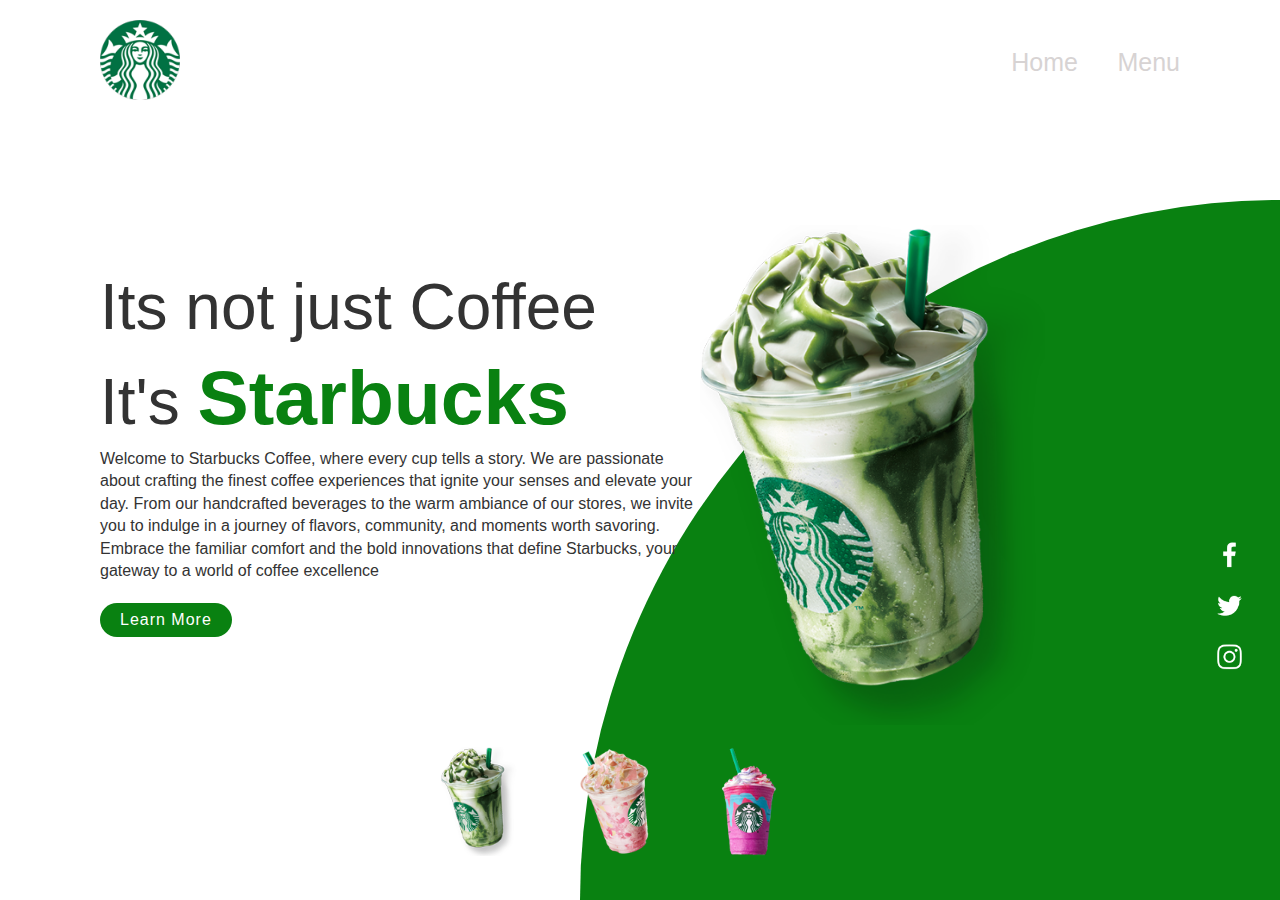
<file: index.html>
<!DOCTYPE html>
<html lang="en">

<head>
    <meta charset="UTF-8">
    <meta name="viewport" content="width=device-width, initial-scale=1.0">
    <title>Starbucks website Landing Page</title>
    <link rel="stylesheet" href="style.css">
</head>

<body>
    <section>
        <div class="circle"></div>
        <header><a href="#"><img src="imgs/logo.png" class="logo" alt=""></a>

            <nav class="navbar">
                <a href="#home" style="--i:1"class="active">Home</a>
                <a href="menu.html" style="--i:2">Menu</a>
            </nav>
        </header>

        <div class="content">
            <div class="textBox">
                <h2>Its not just Coffee <br> It's <span>Starbucks</span></h2>
                <p class="intro">
                    Welcome to Starbucks Coffee, where every cup tells a story. We are passionate about crafting the
                    finest coffee experiences that ignite your senses and elevate your day. From our handcrafted
                    beverages to the warm ambiance of our stores, we invite you to indulge in a journey of flavors,
                    community, and moments worth savoring. Embrace the familiar comfort and the bold innovations that
                    define Starbucks, your gateway to a world of coffee excellence
                </p>
                <a href="">Learn More</a>

            </div>
            <div class="imgBox">
                <img src="imgs/img1.png" class="Starbucks" alt="">
            </div>
        </div>

            <ul class="thumb">
                <li><img src="imgs/thumb1.png" onclick="imgSlider('imgs/img1.png'); changeCircleColor('#098111')" alt=""></li>
                <li><img src="imgs/thumb2.png" onclick="imgSlider('imgs/img2.png'); changeCircleColor('#eb7495')" alt=""></li>
                <li><img src="imgs/thumb3.png" onclick="imgSlider('imgs/img3.png'); changeCircleColor('#d752b1')" alt=""></li>
            </ul>
            <ul class="sci">
                <li><a href="https://www.facebook.com/Starbucks/" ><img src="imgs/facebook.png" alt=""></a></li>
                <li><a href="https://twitter.com/Starbucks"><img src="imgs/twitter.png" alt=""></a></li>
                <li><a href="https://www.instagram.com/starbucks/"><img src="imgs/instagram.png" alt=""></a></li>
            </ul>
    </section>

    <script type="text/javascript">
        function imgSlider(anything) {
            document.querySelector('.Starbucks').src = anything;
        }

        function changeCircleColor(color) {
            const circle = document.querySelector('.circle');
            circle.style.background = color;
        }
    </script>
</body>

</html>
</file>
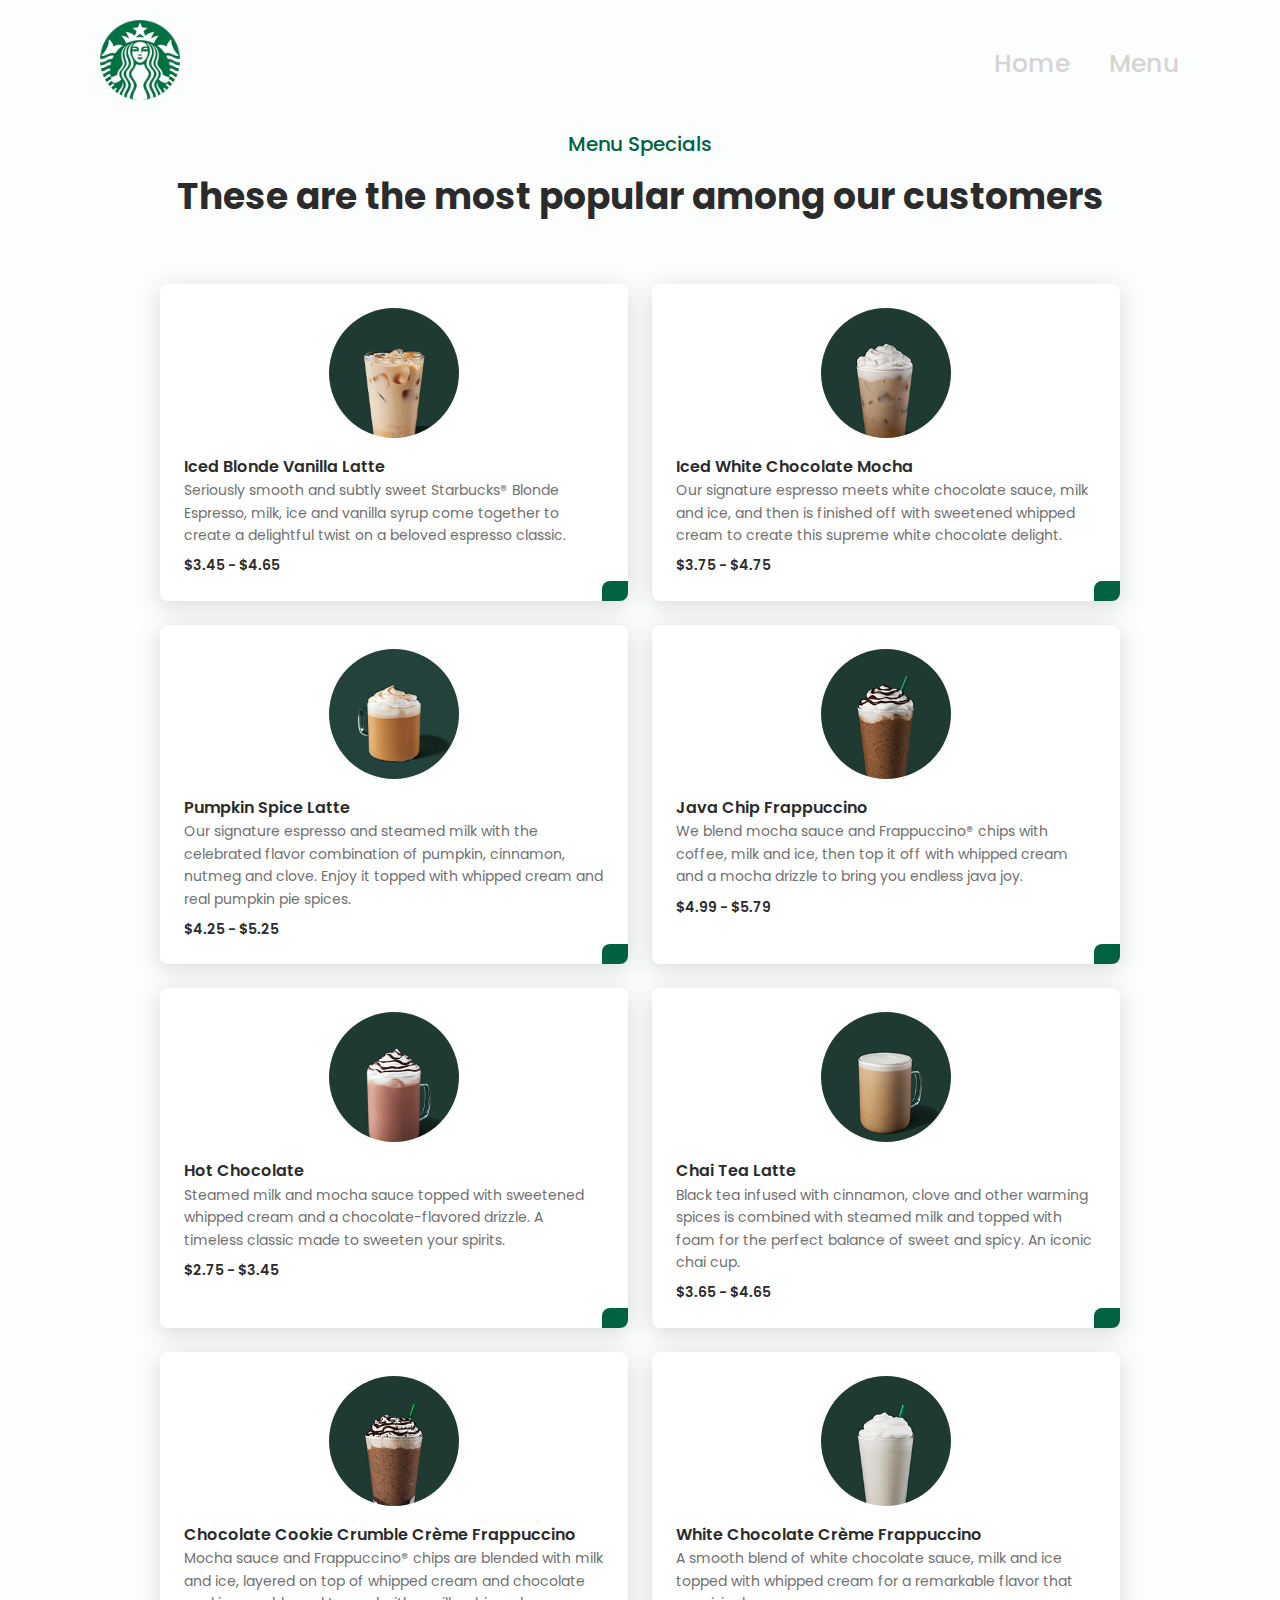
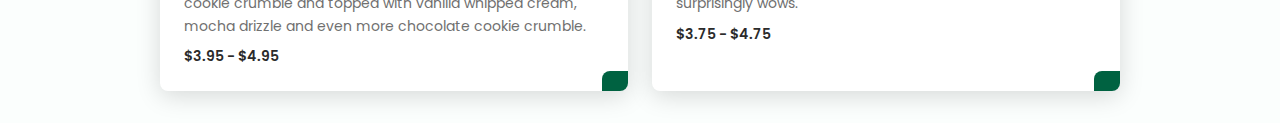
<file: menu.html>
<!DOCTYPE html>
<html lang="en">
<head>
    <meta charset="UTF-8">
    <meta name="viewport" content="width=device-width, initial-scale=1.0">
    <title>Menu</title>
    <link rel="stylesheet" href="menu.css">
    
</head>
<body>

    <header><a href="#"><img src="/imgs/logo.png" class="logo" alt=""></a>
        <nav class="navbar">
            <a href="#home" style="--i:1"class="active">Home</a>
            <a href="menu.html" style="--i:2">Menu</a>
        </nav>
    </header>
    <section class="menu section bd-container" id="menu">
        <span class="section-subtitle">Menu Specials</span>
        <h2 class="section-title">These are the most popular among our customers</h2>
        <div class="menu__container bd-grid">
            <div class="menu__content">
                <img src="imgs/b1.png" alt="" class="menu__img">
                <h3 class="menu__name">Iced Blonde Vanilla Latte</h3>
                <span class="menu__detail">Seriously smooth and subtly sweet Starbucks® Blonde Espresso, milk, ice and vanilla syrup come together to create a delightful twist on a beloved espresso classic.</span>
                <span class="menu__preci">$3.45 - $4.65</span>
                <a href="#" class="button menu__button"><i class='bx bxs-cart-add' ></i></a>
            </div>
            <div class="menu__content">
                <img src="imgs/b2.png" alt="" class="menu__img">
                <h3 class="menu__name">Iced White Chocolate Mocha</h3>
                <span class="menu__detail">Our signature espresso meets white chocolate sauce, milk and ice, and then is finished off with sweetened whipped cream to create this supreme white chocolate delight.</span>
                <span class="menu__preci">$3.75 - $4.75</span>
                <a href="#" class="button menu__button"><i class='bx bxs-cart-add' ></i></a>
            </div>
            <div class="menu__content">
                <img src="imgs/b3.png" alt="" class="menu__img">
                <h3 class="menu__name">Pumpkin Spice Latte</h3>
                <span class="menu__detail">Our signature espresso and steamed milk with the celebrated flavor combination of pumpkin, cinnamon, nutmeg and clove. Enjoy it topped with whipped cream and real pumpkin pie spices.</span>
                <span class="menu__preci">$4.25 - $5.25
                </span>
                <a href="#" class="button menu__button"><i class='bx bxs-cart-add' ></i></a>
            </div>
            <div class="menu__content">
                <img src="imgs/b4.png" alt="" class="menu__img">
                <h3 class="menu__name">Java Chip Frappuccino</h3>
                <span class="menu__detail">We blend mocha sauce and Frappuccino® chips with coffee, milk and ice, then top it off with whipped cream and a mocha drizzle to bring you endless java joy.</span>
                <span class="menu__preci">$4.99 - $5.79</span>
                <a href="#" class="button menu__button"><i class='bx bxs-cart-add' ></i></a>
            </div>
            <div class="menu__content">
                <img src="imgs/b5.png" alt="" class="menu__img">
                <h3 class="menu__name">Hot Chocolate</h3>
                <span class="menu__detail">Steamed milk and mocha sauce topped with sweetened whipped cream and a chocolate-flavored drizzle. A timeless classic made to sweeten your spirits.</span>
                <span class="menu__preci">$2.75 - $3.45</span>
                <a href="#" class="button menu__button"><i class='bx bxs-cart-add' ></i></a>
            </div>
            <div class="menu__content">
                <img src="imgs/b6.png" alt="" class="menu__img">
                <h3 class="menu__name">Chai Tea Latte</h3>
                <span class="menu__detail">Black tea infused with cinnamon, clove and other warming spices is combined with steamed milk and topped with foam for the perfect balance of sweet and spicy. An iconic chai cup.</span>
                <span class="menu__preci">$3.65 - $4.65</span>
                <a href="#" class="button menu__button"><i class='bx bxs-cart-add' ></i></a>
            </div>
            <div class="menu__content">
                <img src="imgs/b7.png" alt="" class="menu__img">
                <h3 class="menu__name">Chocolate Cookie Crumble Crème Frappuccino</h3>
                <span class="menu__detail">Mocha sauce and Frappuccino® chips are blended with milk and ice, layered on top of whipped cream and chocolate cookie crumble and topped with vanilla whipped cream, mocha drizzle and even more chocolate cookie crumble.</span>
                <span class="menu__preci">$3.95 - $4.95</span>
                <a href="#" class="button menu__button"><i class='bx bxs-cart-add' ></i></a>
            </div>
            <div class="menu__content">
                <img src="imgs/b8.png" alt="" class="menu__img">
                <h3 class="menu__name">White Chocolate Crème Frappuccino</h3>
                <span class="menu__detail">A smooth blend of white chocolate sauce, milk and ice topped with whipped cream for a remarkable flavor that surprisingly wows.</span>
                <span class="menu__preci">$3.75 - $4.75</span>
                <a href="#" class="button menu__button"><i class='bx bxs-cart-add' ></i></a>
            </div>
        </div>
    </section>
</body>
</html>
</file>
<file: style.css>
*{
    margin: 0;
    padding: 0;
    box-sizing: border-box;
    font-family: 'popppoins', sans-serif;
}

section {
    position: relative;
    width: 100%;
    min-height: 100vh;
    padding: 100px ;
    display: flex;
    justify-content: space-between;
    align-items: center;
    background: #fff;
}

 header{
    position: absolute;
    top: 0;
    left: 0;
    width: 100%;
    padding: 20px 100px;
    display: flex;
    justify-content: space-between;
    align-items: center;
 }

 header .logo{
    position: relative;
    max-width: 80px;

 }

 .navbar a{
    display: inline-block;
    font-size: 25px;
    color: #d7d3d3;
    text-decoration: none;
    font-weight: 500;
    margin-left: 35px;
    transition: 0.3s;
}
.navbar a:hover{
    color:rgb(14, 101, 71);
}
 .content{
    position: relative;
    width: 100%;
    display: flex;
    justify-content: space-between;
    align-items: center;

 }

 .content .textBox{
    position: relative;
    max-width: 600px;
 }

 .content .textBox h2{
    color: #333;
    font-size: 4em;
    line-height: 1.4em;
    font-weight: 500;
 }

 .content .textBox h2 span{
    color: #098111;
    font-size: 1.2em;
    font-weight: 900;
 }

 .content .textBox p{
    color: #333;
 }

 .content .textBox a{
    display: inline-block;
    margin-top: 20px;
    padding: 8px 20px ;
    background: #098111;
    color: #fff;
    border-radius: 40px;
    font-weight: 500;
    letter-spacing: 1px;
    text-decoration: none;
 }

 .content .imgBox{
    width: 500px;
    height: 500px;
    display: flex;
    justify-content: flex-start;
    padding-right: 50px;
    margin-top: 50px;
 }

 .conmtent .imgBox img{
    max-width: 340px;
 }

 .thumb{
    position: absolute;
    left: 48%;
    bottom: 40px;
    transform: translateX(-50%);
    display: flex;
 }

 .thumb li{
    list-style-type: none;
    display: inline-block;
    margin: 0 30px;
    cursor: pointer;
    transition: 0.5s;
 }

.thumb li:hover {
    transform: translateY(-15px);
}
 
 .thumb li img{
    max-width: 75px;
 }

 .sci{
    position: absolute;
    top: 50%;
    right: 30px;
    transform: translateY(50%);
    display: flex;
    justify-content: center;
    align-items: center;
    flex-direction: column;
 }

 .sci li{
    list-style: none;
 }

 .sci li a{
    display: inline-block;
    margin: 5px 0;
    transform: scale(0.6);
    filter: invert(1);
 }

 .circle{
    position: absolute;
    top: 0;
    left: 0;
    width: 100%;
    height: 100%;
    background: #098111;
    clip-path: circle(700px at right 900px);
 }

 .intro{
   line-height: 2.5vh;
 }
</file>
<file: menu.css>
@import url("https://fonts.googleapis.com/css2?family=Poppins:wght@400;500;600&display=swap");
::-webkit-scrollbar {
  width: 10px;
}
::-webkit-scrollbar-track {
  background: #A6A6A6;
}
::-webkit-scrollbar-thumb {
  background: #006241;
  border-radius: 12px;
  transition: all 1s ease;
}

:root {
  --header-height: 3.2rem;
  --first-color: #006241;
  --first-color-alt: #114232;
  --title-color: #2b2b2b;
  --text-color: #707070;
  --text-color-light: #A6A6A6;
  --body-color: #FBFEFD;
  --container-color: #FFFFFF;
  --field-color: #ececec;
  --body-font: 'Poppins', sans-serif;
  --biggest-font-size: 2.25rem;
  --h1-font-size: 1.5rem;
  --h2-font-size: 1.25rem;
  --h3-font-size: 1rem;
  --normal-font-size: .938rem;
  --small-font-size: .813rem;
  --smaller-font-size: .75rem;
  --font-medium: 500;
  --font-semi-bold: 600;
  --mb-1: .5rem;
  --mb-2: 1rem;
  --mb-3: 1.5rem;
  --mb-4: 2rem;
  --mb-5: 2.5rem;
  --mb-6: 3rem;
  --z-tooltip: 10;
  --z-fixed: 100;
}

@media screen and (min-width: 768px){
  :root{
    --biggest-font-size: 4rem;
    --h1-font-size: 2.25rem;
    --h2-font-size: 1.5rem;
    --h3-font-size: 1.25rem;
    --normal-font-size: 1rem;
    --small-font-size: .875rem;
    --smaller-font-size: .813rem;
  }
}

*,::before,::after{
  box-sizing: border-box;
}

html{
  scroll-behavior: smooth;
}

body.dark-theme{
  --title-color: #F1F3F2;
  --text-color: #C7D1CC;
  --body-color: #1D2521;
  --container-color: #27302C;
  --field-color: #214231;
}

.change-theme{
  position: absolute;
  right: 1rem;
  top: 1.8rem;
  color: var(--text-color);
  font-size: 1.5rem;
  cursor: pointer;
}

body{
  margin: var(--header-height) 0 0 0;
  font-family: var(--body-font);
  font-size: var(--normal-font-size);
  background-color: var(--body-color);
  color: var(--text-color);
  line-height: 1.6;
}

header{
  position: absolute;
  top: 0;
  left: 0;
  width: 100%;
  padding: 20px 100px;
  display: flex;
  justify-content: space-between;
  align-items: center;
}

header .logo{
  position: relative;
  max-width: 80px;

}

.navbar a{
    display: inline-block;
    font-size: 25px;
    color: #d7d3d3;
    text-decoration: none;
    font-weight: 500;
    margin-left: 35px;
    transition: 0.3s;
}
.navbar a:hover{
    color:rgb(14, 101, 71);
}
h1,h2,h3,p,ul{
  margin: 0;
}

ul{
  padding: 0;
  list-style: none;
}

a{
  text-decoration: none;
}

img{
  max-width: 100%;
  height: auto;
}

.section{
  padding: 4rem 0 2rem;
}

.section-title, .section-subtitle{
  text-align: center;
}

.section-title{
  font-size: var(--h1-font-size);
  color: var(--title-color);
  margin-bottom: var(--mb-3);
}

.section-subtitle{
  display: block;
  font-size: var(--h3-font-size);
  color: var(--first-color);
  font-weight: var(--font-medium);
  margin-bottom: var(--mb-1);
}

.bd-container{
  max-width: 960px;
  width: calc(100% - 2rem);
  margin-left: var(--mb-2);
  margin-right: var(--mb-2);
}

.bd-grid{
  display: grid;
  gap: 1.5rem;
}

.header{
  width: 100%;
  position: fixed;
  top: 0;
  left: 0;
  z-index: var(--z-fixed);
  background-color: var(--body-color);
}
.header img{
  width: 58%;
  height: 58%;
  padding: 15px 0;
}

.nav{
  max-width: 1024px;
  height: var(--header-height);
  display: flex;
  justify-content: space-between;
  align-items: center;
}

@media screen and (max-width: 768px){
  .nav__menu{
    position: fixed;
    top: -100%;
    left: 0;
    width: 100%;
    height: 100%;
    font-size: 1.5rem;
    padding: 35% 0 1rem;
    text-align: center;
    background-color: var(--body-color);
    transition: .4s;
    border-radius: 0 0 1rem 1rem;
    z-index: var(--z-fixed);
  }
  .header img{
    width: 40%;
    height: 40%;
  }
}

.nav__item{
  margin-bottom: var(--mb-2);
}

.nav__link, .nav__logo, .nav__toggle{
  color: var(--text-color);
  font-weight: var(--font-medium);
}

.nav__logo:hover{
  color: var(--first-color);
}

.nav__link{
  transition: .3s;
}

.nav__link:hover{
  color: var(--first-color);
}

.nav__toggle{
  font-size: 2rem;
  cursor: pointer;
}

.show-menu{
  top: var(--header-height);
}

.active-link{
  color: var(--first-color);
}

.scrolheader{
  box-shadow: 0 5px 25px rgba(1 1 1 / 15%);
}

.scrolltop{
  position: fixed;
  right: 1rem;
  bottom: -20%;
  display: flex;
  justify-content: center;
  align-items: center;
  padding: .3rem;
  background: rgba(6,156,84,.5);
  border-radius: .4rem;
  z-index: var(--z-tooltip);
  transition: .4s;
  visibility: hidden;
}

.scrolltop:hover{
  background-color: var(--first-color-alt);
}

.scrolltop__icon{
  font-size: 1.8rem;
  color: var(--body-color);
}

.show-scroll{
  visibility: visible;
  bottom: 1.5rem;
}

.home__container{
  height: calc(100vh - var(--header-height));
  align-content: center;
}

.home__title{
  font-size: var(--biggest-font-size);
  color: var(--first-color);
  margin-bottom: var(--mb-1);
}

.home__title span{
  color: var(--title-color);
}

.home__subtitle{
  font-size: var(--h1-font-size);
  color: var(--title-color);
}

.home__paragraph{
  color: var(--title-color);
  padding: 15px 0;
}
.swiper-container {
  width: 100%;
  height: 100%;
  padding: 0;
}

.swiper-slide {
  width: 200px;
}

.swiper-slide img {
  width: 90%;
  padding-top: 0px;
  justify-self: center;
  top: 0;
}
.swiper-container-3d .swiper-slide-shadow-bottom, .swiper-container-3d .swiper-slide-shadow-left, .swiper-container-3d .swiper-slide-shadow-right, .swiper-container-3d .swiper-slide-shadow-top{
  background-image: none;
}

.button{
  display: inline-block;
  background-color: var(--first-color);
  color: #FFF;
  padding: .75rem 1rem;
  border-radius: .5rem;
  transition: .3s;
}

.button:hover{
  background-color: var(--first-color-alt);
}

.about__data{
  text-align: center;
}

.about__description{
  margin-bottom: var(--mb-3);
}

.about__img{
  width: 380px;
  height: auto;
  border-radius: .5rem;
  justify-self: center;
}

.services__container{
  row-gap: 2.5rem;
  grid-template-columns: repeat(auto-fit, minmax(220px, 1fr));
}

.services__content{
  text-align: center;
}

.services__img{
  width: 64px;
  height: 64px;
  fill: var(--first-color);
  margin-bottom: var(--mb-2);
}

.services__title{
  font-size: var(--h3-font-size);
  color: var(--title-color);
  margin-bottom: var(--mb-1);
}

.services__description{
  padding: 0 1.5rem;
}

.menu__container{
  grid-template-columns: repeat(2, 1fr);
  justify-content: center;
}

.menu__content{
  position: relative;
  display: flex;
  flex-direction: column;
  background-color: var(--container-color);
  border-radius: .5rem;
  box-shadow: 0 5px 25px rgba(1 1 1 / 15%);
  padding: .75rem;
}

.menu__img{
  width: 100px;
  align-self: center;
  border-radius: 50%;
  margin-bottom: var(--mb-2);
}

.menu__name, .menu__preci{
  font-weight: var(--font-semi-bold);
  color: var(--title-color);
}

.menu__name{
  font-size: var(--normal-font-size);
}

.menu__detail, .menu__preci{
  font-size: var(--small-font-size);
}

.menu__detail{
  margin-bottom: var(--mb-1);
}

.menu__button{
  position: absolute;
  bottom: 0;
  right: 0;
  display: flex;
  padding: .625rem .813rem;
  border-radius: .5rem 0 .5rem 0;
}

.app__data{
  text-align: center;
}

.app__description{
  margin-bottom: var(--mb-5);
}

.app__stores{
  margin-bottom: var(--mb-4);
}

.app__store{
  width: 120px;
  margin: 0 var(--mb-1);
}

.app__img{
  width: 230px;
  justify-self: center;
}

.contact__container{
  text-align: center;
}

.contact__description{
  margin-bottom: var(--mb-3);
}
.container{
	position: relative;
	width: 100%;
	height: 100%;
	display: flex;
	justify-content: center;
	align-items: center;
	padding: 20px 0px;
}
.contact-box{
	width: 100%;
	display: grid;
	grid-template-columns: repeat(2, 1fr);
	justify-content: center;
	align-items: center;
	text-align: center;
	background-color: var(--body-color);
	border-radius: .5rem;
  box-shadow: 0 5px 25px rgba(1 1 1 / 15%);
}

.left{
	background: url("../img/cu.jpg") no-repeat center;
	background-size: cover;
	height: 100%;
  border-top-left-radius: .5rem;
  border-bottom-left-radius: .5rem;
}

.right{
	padding: 25px 40px;
}

h2{
	position: relative;
	padding: 0 0 10px;
	margin-bottom: 10px;
  color: var(--title-color);
}

.field{
	width: 100%;
	border: 2px solid rgba(0, 0, 0, 0);
	outline: none;
	background-color: var(--field-color);
	padding: 0.5rem 1rem;
	font-size: 1.1rem;
  border-radius: .5rem;
	margin-bottom: 22px;
	transition: .3s;
}

textarea{
	min-height: 150px;
  resize: none;
}
::placeholder{
  color: var(--title-color);
  opacity: 1;
}
.btn{
	width: 100%;
	padding: 0.5rem 1rem;
	display: inline-block;
  background-color: var(--first-color);
  color: #FFF;
  border-radius: .5rem;
  transition: .3s;
	font-size: 1.1rem;
	border: none;
	outline: none;
	cursor: pointer;
	transition: .3s;
}

.btn:hover{
    background-color: #00744d;
}
.footer__container{
  grid-template-columns: repeat(auto-fit, minmax(220px, 1fr));
  row-gap: 2rem;
}

.footer__logo{
  font-size: var(--h3-font-size);
  color: var(--first-color);
  font-weight: var(--font-semi-bold);
}

.footer__description{
  display: block;
  font-size: var(--small-font-size);
  margin: .25rem 0 var(--mb-3);
}

.footer__social{
  font-size: 1.5rem;
  color: var(--title-color);
  text-align: center;
  padding: 15px 15px 15px 0px;
}
.footer__title{
  font-size: var(--h2-font-size);
  color: var(--title-color);
  margin-bottom: var(--mb-2);
}

.footer__link{
  display: inline-block;
  color: var(--text-color);
  margin-bottom: var(--mb-1);
}

.footer__link:hover{
  color: var(--first-color);
}

.footer__copy{
  text-align: center;
  font-size: var(--small-font-size);
  color: var(--text-color-light);
  margin-top: 3.5rem;
}

@media screen and (min-width: 1380px){
  .menu__container{
    grid-template-columns: repeat(4, 310px);
    column-gap: 1.5rem;
  }
}

@media screen and (min-width: 960px){
  .bd-container{
    margin-left: auto;
    margin-right: auto;
  }

  .about__container,
  .app__container{
    column-gap: 1.5rem;
  }
}

@media screen and (max-width: 880px){
	.contact-box{
		grid-template-columns: 1fr;
	}
	.left{
		height: 200px;
	}
}

@media screen and (min-width: 768px){
  body{
    margin: 0;
  }

  .section{
    padding-top: 8rem;
  }

  .nav{
    height: calc(var(--header-height) + 1.5rem);
  }
  .nav__list{
    display: flex;
  }
  .nav__item{
    margin-left: var(--mb-5);
    margin-bottom: 0;
  }
  .nav__toggle{
    display: none;
  }

  .change-theme{
    position: initial;
    margin-left: var(--mb-2);
  }

  .home__container{
    height: 100vh;
    justify-items: center;
  }

  .services__container,
  .menu__container{
    margin-top: var(--mb-6);
  }


  .menu__content{
    padding: 1.5rem;
  }
  .menu__img{
    width: 130px;
    border-radius: 50%;
  }

  .app__store{
    margin: 0 var(--mb-1) 0 0;
  }
}

@media screen and (min-width: 576px){
  .home__container,
  .about__container,
  .app__container{
    grid-template-columns: repeat(2,1fr);
    align-items: center;
  }

  .about__data, .about__initial,
  .app__data, .app__initial,
  .contact__container, .contact__initial{
    text-align: initial;
  }

  .about__img, .app__img{
    width: 480px;
    order: -1;
  }
  .swiper-container {
    width: 100%;
    padding-top: 50px;
    padding-bottom: 50px;
    background: none;
  }
  
  .swiper-slide {
    background-position: center;
    background-size: cover;
    width: 300px;
    height: 300px;
  }
  
  .swiper-slide img {
    width: 100%;
    padding-top: 70px;
    justify-self: center;
  }

  .contact__container{
    grid-template-columns: 1.75fr 1fr;
    align-items: center;
  }
  .contact__button{
    justify-self: center;
  }
}
@media screen and (max-width: 576px){
  .header img{
    width: 40%;
    height: 40%;
    padding-top: 20px;
  }
}

@media screen and (min-height: 721px) {
    .home__container {
        height: 640px;
    }
}
@media screen and (max-width: 575px) {
  .swiper-slide img {
    width: 80%;
    padding-top: 0px;
    justify-self: center;
    padding-left: 82px;
  }
}
</file>
